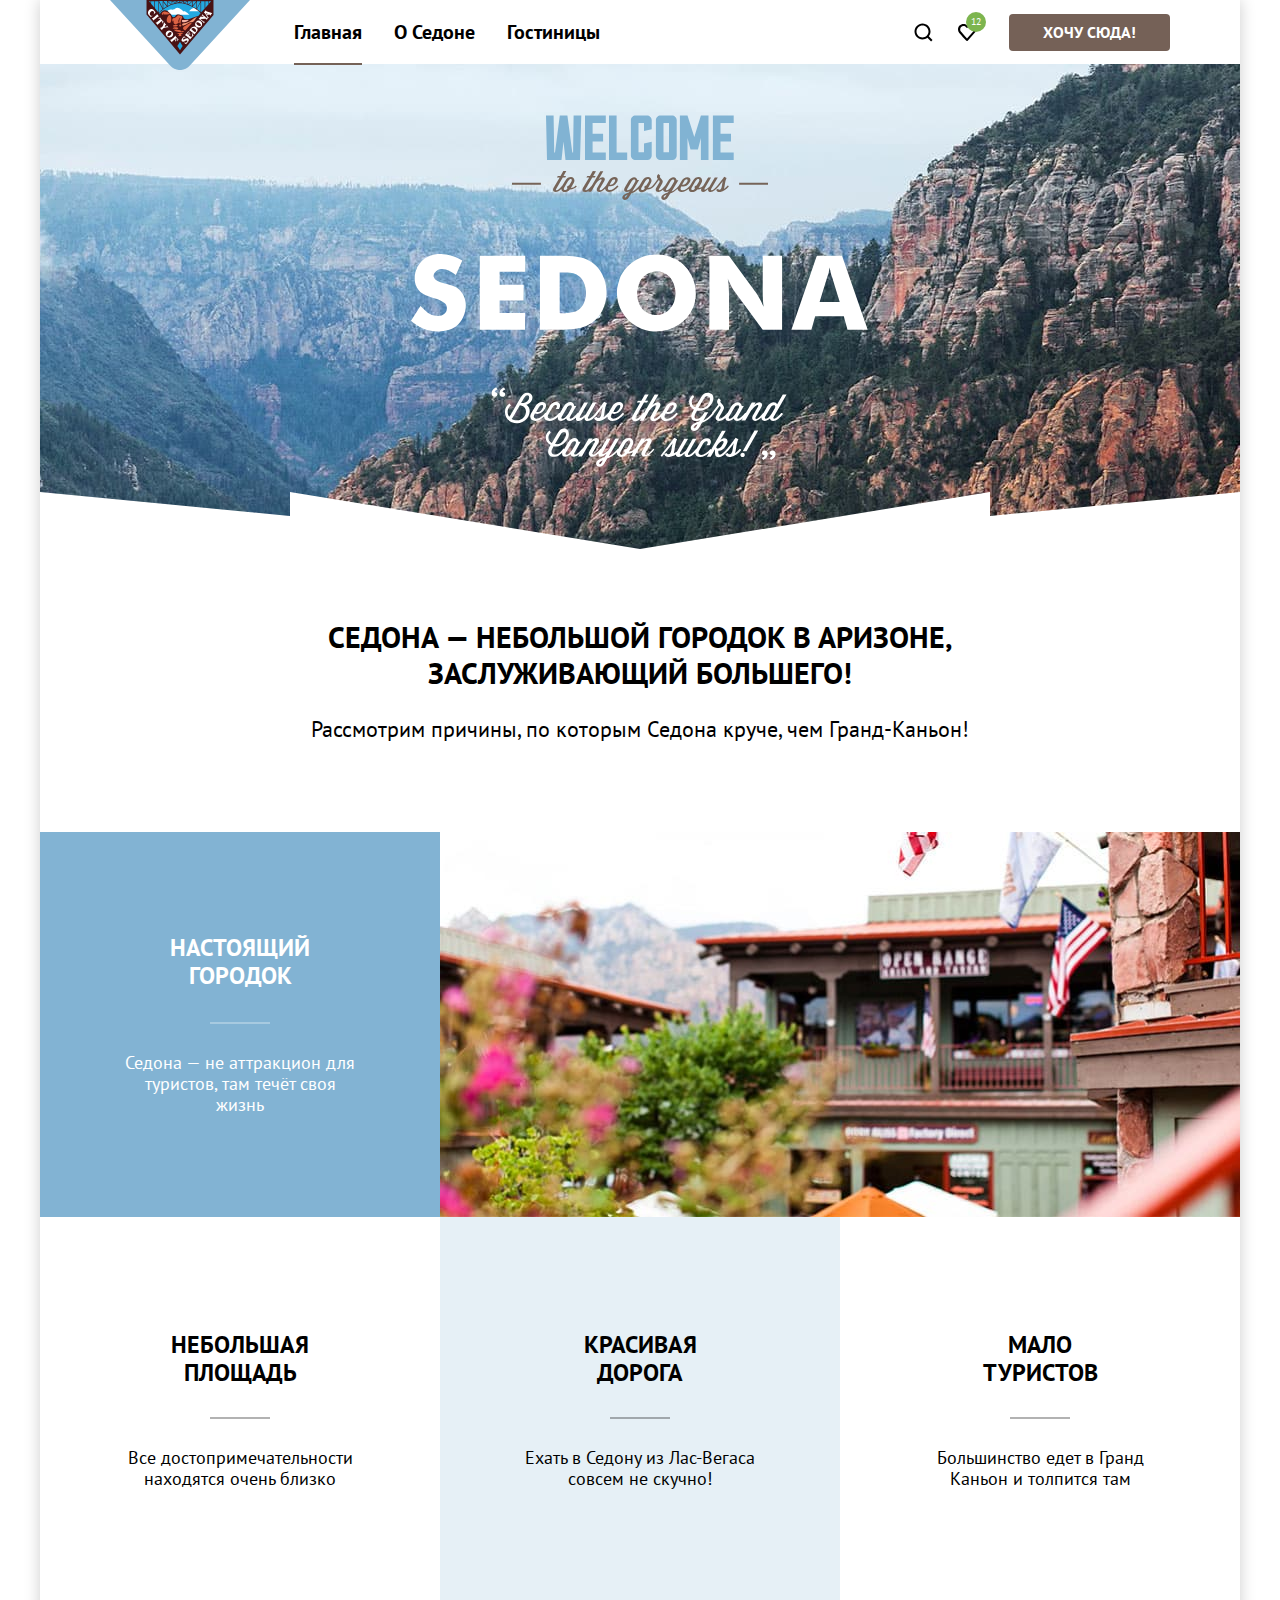
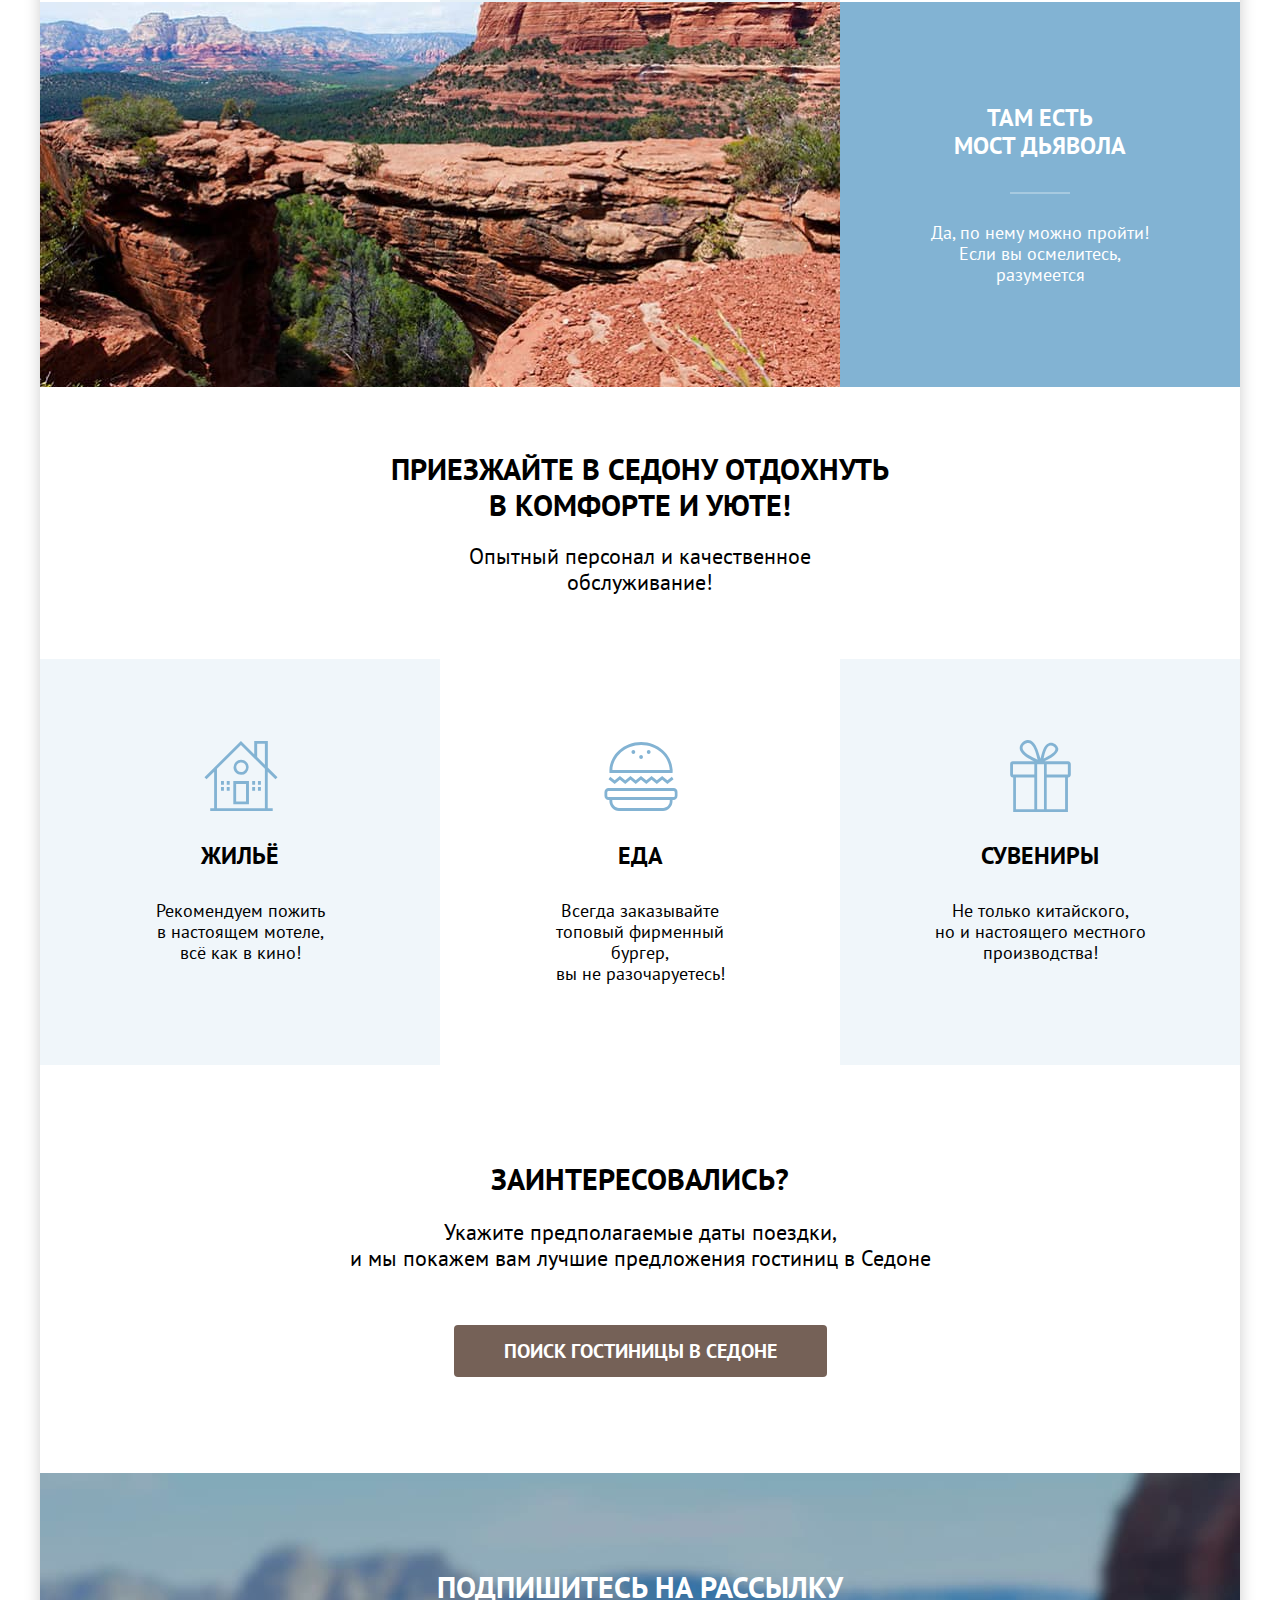
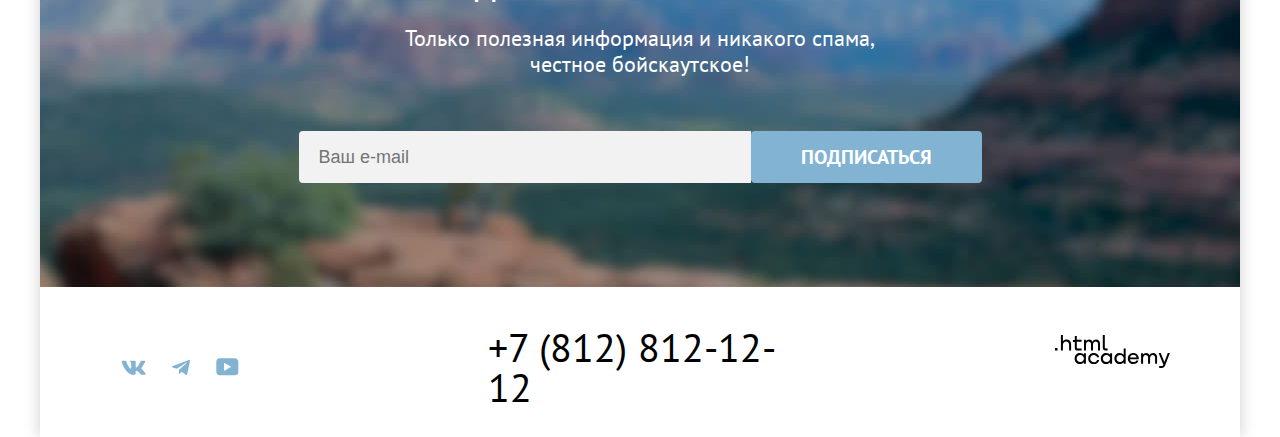
<file: index.html>
<!DOCTYPE html>
<html lang="ru">

  <head>
    <meta charset="UTF-8" />
    <meta name="viewport" content="width=device-width, initial-scale=1.0" />
    <link rel="stylesheet" href="styles/styles.css" />
    <link rel="icon" type="image/png" href="images/main/favicon.png">
    <title>Сайт Седона</title>
  </head>

  <body>
    <div class="main-container">
      <header class="index-header" data-test="header">
        <nav class="navigation">
          <a class="navigation-logo" href="index.html">
            <img class="header-logo" src="images/main/header-logo.svg" alt="Логотип Седоны" width="140" height="70" />
          </a>
          <ul class="navigation-list">
            <li class="navigation-item">
              <a class="navigation-link navigation-link-current">Главная</a>
            </li>
            <li class="navigation-item">
              <a class="navigation-link" href="#">О седоне</a>
            </li>
            <li class="navigation-item">
              <a class="navigation-link" href="catalog.html">Гостиницы</a>
            </li>
          </ul>
          <ul class="navigation-list navigation-user">
            <li class="search-menu-item navigation-item">
              <a class="navigation-link navigation-link-search" href="#">
                <span class="visually-hidden">Поиск</span></a>
            </li>
            <li class="search-menu-item navigation-item">
              <a class="navigation-link navigation-link-favorites" href="#">
                <span class="visually-hidden">Избранное</span>
                <span class="likes-number">12</span>
              </a>
            </li>
            <li class="search-menu-item">
              <a class="button search-menu-button" href="#">Хочу cюда! </a>
            </li>
          </ul>
        </nav>
      </header>
      <main class="index-main" data-test="main">
        <section class="main-welcome" data-test="main-welcome">
          <div class="welcome-images">
            <h1 class="visually-hidden">Сайт визитка Седоны</h1>
            <img class="logo-welcome" src="images/main/welcome.svg" alt="Приветственный логотип Седоны" width="458"
              height="352" />
          </div>
        </section>
        <section class="advantages" data-test="advantages">
          <div class="index-welcome-rows">
            <h2 class="index-welcome-title">
              Седона — небольшой городок в Аризоне,<br> заслуживающий большего!
            </h2>
            <p class="index-welcome-description">
              Рассмотрим причины, по которым Седона круче, чем Гранд-Каньон!
            </p>
          </div>
          <ul class="advantages-list">
            <li class="advantages-item-blue advantages-item">
              <div class="advantages-item-wrapper">
                <h3 class="advantages-title-white">Настоящий Городок</h3>
                <p class="advantages-description advantages-description-white">
                  Седона — не аттракцион для туристов, там течёт своя жизнь
                </p>
              </div>
              <img class="advantages-image" src="images/main/advantages-1.jpg" alt="Дома на фоне гор" width="800"
                height="385" />
            </li>
            <li class="advantages-item  advantages-item-higher">
              <div class="advantages-item-wrapper">
                <h3 class="advantages-title-black">Небольшая площадь</h3>
                <p class="advantages-description advantages-description-black">
                  Все достопримечательности находятся очень близко
                </p>
              </div>
            </li>
            <li class="advantages-item  advantages-item-higher">
              <div class="advantages-item-wrapper">
                <h3 class="advantages-title-black">Красивая дорога</h3>
                <p class="advantages-description advantages-description-black">
                  Ехать в Седону из Лас-Вегаса совсем не скучно!
                </p>
              </div>
            </li>
            <li class="advantages-item  advantages-item-higher">
              <div class="advantages-item-wrapper">
                <h3 class="advantages-title-black">Мало <br> туристов</h3>
                <p class="advantages-description advantages-description-black">
                  Большинство едет в Гранд Каньон и толпится там
                </p>
              </div>
            </li>
            <li class="advantages-item-blue advantages-item">
              <div class="advantages-item-wrapper">
                <h3 class="advantages-title-white">Там есть <br> мост дьявола</h3>
                <p class="advantages-description advantages-description-white">
                  Да, по нему можно пройти! Если вы осмелитесь, разумеется
                </p>
              </div>
              <img class="advantages-image-2" src="images/main/advantages-2.jpg" width="800" height="385"
                alt="Мост Дьявола" />
            </li>
          </ul>
        </section>
        <section class="advantages-user" data-test="advantages-user">
          <h2 class="visually-hidden">Преимущества</h2>
          <div class="index-welcome-rows index-welcome-rows-comfort">
            <h2 class="welcome-title-advantages-user">
              Приезжайте в Седону отдохнуть в комфорте и уюте!
            </h2>
            <p class="welcome-description-advantages-user">
              Опытный персонал и качественное обслуживание!
            </p>
          </div>
          <ul class="advantages-user-list">
            <li class="advantages-user-item advantages-user-item-grey">
              <div class="advantages-user-text-wrapper">
                <h3 class="advantages-user-title home-vector">Жильё</h3>
                <p class="advantages-user-description">
                  Рекомендуем пожить <br> в настоящем мотеле, <br> всё как в кино!
                </p>
              </div>
            </li>
            <li class="advantages-user-item advantages-user-item-white">
              <div class="advantages-user-text-wrapper">
                <h3 class="advantages-user-title food-vector">Еда</h3>
                <p class="advantages-user-description">
                  Всегда заказывайте <br> топовый фирменный бургер,<br> вы не
                  разочаруетесь!
                </p>
              </div>
            </li>
            <li class="advantages-user-item advantages-user-item-grey">
              <div class="advantages-user-text-wrapper">
                <h3 class="advantages-user-title gift-vector">Сувениры</h3>
                <p class="advantages-user-description">
                  Не только китайского,<br> но и настоящего местного <br> производства!
                </p>
              </div>
            </li>
          </ul>
        </section>
        <section class="search" data-test="search">
          <h2 class="visually-hidden">Поиск гостиниц</h2>
          <h2 class="search-title">Заинтересовались?</h2>
          <p class="search-description">
            Укажите предполагаемые даты поездки, <br />
            и мы покажем вам лучшие предложения гостиниц в Седоне
          </p>
          <button class="button search-button" type="button">
            Поиск гостиницы в Седоне
          </button>
        </section>
        <section class="subscribe" data-test="subscribe">
          <h2 class="subscribe-title">Подпишитесь на рассылку</h2>
          <p class="subscribe-description">
            Только полезная информация и никакого спама, <br> честное бойскаутское! </p>
          <form class="subscribe-form" action="https://echo.htmlacademy.ru/" method="post">
            <input class="subscribe-email" type="email" placeholder="Ваш e-mail" name="subscribe-email" required />
            <button class="button button subscribe-button" type="submit">
              Подписаться
            </button>
          </form>
        </section>
      </main>
      <footer class="index-footer" data-test="footer">
        <h2 class="visually-hidden">Контакты</h2>
        <ul class="social-list">
          <li class="social-item">
            <a class="footer-social-link" href="https://vk.com/htmlacademy">
              <span class="visually-hidden">Вконтакте</span>
              <svg class="footer-social-icon" xmlns="http://www.w3.org/2000/svg" aria-hidden="true" focusable="false"
                width="25" height="15" fill="none">
                <path
                  d="M24.12 1.8c.16-.54 0-.94-.8-.94H20.7c-.67 0-.98.34-1.15.73 0 0-1.33 3.2-3.22 5.27-.61.6-.9.8-1.23.8-.16 0-.41-.2-.41-.75v-5.1c0-.66-.19-.95-.74-.95H9.82c-.42 0-.67.3-.67.59 0 .62.95.76 1.04 2.51v3.8c0 .83-.15.98-.48.98-.9 0-3.06-3.2-4.34-6.88-.25-.72-.5-1-1.18-1H1.57c-.75 0-.9.34-.9.73 0 .68.89 4.07 4.14 8.55 2.17 3.06 5.23 4.72 8 4.72 1.68 0 1.88-.37 1.88-1v-2.32c0-.74.16-.88.7-.88.38 0 1.05.19 2.6 1.66 1.79 1.75 2.08 2.54 3.08 2.54h2.63c.75 0 1.12-.37.9-1.1-.23-.72-1.08-1.77-2.2-3.02-.62-.71-1.54-1.48-1.82-1.86-.39-.5-.28-.71 0-1.15 0 0 3.2-4.42 3.54-5.93Z"
                  clip-rule="evenodd" />
              </svg>
            </a>
          </li>
          <li class="social-item">
            <a class="footer-social-link" href="https://t.me/htmlacademy">
              <span class="visually-hidden">Телеграм</span>
              <svg class="footer-social-icon" xmlns="http://www.w3.org/2000/svg" aria-hidden="true" focusable="false"
                width="18" height="16" fill="none" viewBox="0 0 18 16">
                <path
                  d="M16.79.96.84 7.1c-1.09.44-1.08 1.05-.2 1.32l4.1 1.28 9.47-5.98c.44-.27.85-.13.52.17l-7.68 6.93-.28 4.22c.41 0 .6-.2.83-.41l1.99-1.94 4.13 3.06c.77.42 1.31.2 1.5-.71l2.72-12.8c.28-1.1-.43-1.61-1.16-1.28Z" />
              </svg>
            </a>
          </li>
          <li class="social-item">
            <a class="footer-social-link" href="https://www.youtube.com/user/htmlacademyru">
              <span class="visually-hidden">Ютуб</span>
              <svg class="footer-social-icon" xmlns="http://www.w3.org/2000/svg" aria-hidden="true" focusable="false"
                width="23" height="18" fill="none">
                <path
                  d="M18.94.36H3.51C1.65.36.33 1.95.33 3.76v10.09c0 1.91 1.32 3.5 3.18 3.5h15.65c1.64 0 3.17-1.59 3.17-3.4V3.76c-.22-1.8-1.53-3.4-3.39-3.4ZM7.99 12.89V4.82l7.34 4.04-7.34 4.03Z" />
              </svg>
            </a>
          </li>
        </ul>
        <address class="footer-contacts-phone">
          <a class="contacts-phone" href="tel:+78128121212">+7 (812) 812-12-12</a>
        </address>
        <a class="footer-logo-link" href="https://htmlacademy.ru/intensive/htmlcss">
          <svg class="footer-logo" width="114.899902" height="32.899902" viewBox="0 0 114.9 32.8999" fill="#000000"
            xmlns="http://www.w3.org/2000/svg" xmlns:xlink="http://www.w3.org/1999/xlink">
            <path
              d="M11.6 4.5C10 4.5 8.8 5.19 8 6.19L7.89 6.19L7.89 0L5.89 0L5.89 15.5L7.89 15.5L7.89 10.2C7.89 8.1 9.19 6.6 11.2 6.6C13 6.6 14.1 8 14.1 9.8L14.1 15.5L16.1 15.5L16.1 9.39C16.1 9.32 16.1 9.24 16.1 9.17C16.1 6.3 14.23 4.5 11.6 4.5ZM47.8 12.7C47.8 14.39 48.8 15.39 50.6 15.39L52.6 15.39L52.6 13.39L50.89 13.39C50.2 13.39 49.8 13 49.8 12.3L49.8 0L47.8 0L47.8 12.7ZM26.6 4.8L21.8 4.8L21.8 1.1L19.79 1.1L19.79 4.89L17.89 4.89L17.89 6.89L19.79 6.89L19.79 12.89C19.79 14.6 20.8 15.6 22.5 15.6L26.6 15.6L26.6 13.6L22.89 13.6C22.2 13.6 21.8 13.2 21.8 12.5L21.8 6.8L26.6 6.8L26.6 4.8ZM41.1 4.6C39.5 4.6 38.2 5.39 37.6 6.69L37.5 6.69C36.89 5.5 35.7 4.6 34.1 4.6C32.7 4.6 31.6 5.39 31 6.39L30.89 6.39L30.89 4.8L29 4.8L29 15.39L31 15.39L31 10C31 8 32 6.5 33.6 6.5C35.1 6.5 36 7.5 36 9.1L36 15.39L38 15.39L38 9.8C38 7.39 39.39 6.5 40.6 6.5C42.1 6.5 43 7.5 43 9.1L43 15.39L45 15.39L45 8.89C45 8.82 45 8.74 45 8.66C45 6.28 43.52 4.6 41.1 4.6ZM0 12.89L0 15.5L2.5 15.5L2.5 12.89L0 12.89ZM68.69 19.79C67.8 18.7 66.5 17.89 64.8 17.89C61.7 17.89 59.39 20.2 59.39 23.5C59.39 26.8 61.6 29.1 64.8 29.1C66.5 29.1 67.8 28.3 68.6 27.3L68.69 27.3L68.69 28.8L70.69 28.8L70.69 13.39L68.69 13.39L68.69 19.79ZM28.89 19.7C28 18.6 26.7 17.89 25 17.89C21.89 17.89 19.6 20.2 19.6 23.5C19.6 26.8 21.89 29.1 25 29.1C26.8 29.1 28 28.3 28.8 27.2L28.89 27.2L28.89 28.8L30.89 28.8L30.89 18.2L28.89 18.2L28.89 19.7ZM44.2 22C43.7 19.6 41.6 17.89 38.8 17.89C35.39 17.89 33.2 20.39 33.2 23.5C33.2 26.6 35.39 29.1 38.8 29.1C41.6 29.1 43.7 27.3 44.2 24.89L42.1 24.89C41.7 26.2 40.39 27.2 38.8 27.2C36.6 27.2 35.2 25.6 35.2 23.6C35.2 21.6 36.6 20 38.8 20C40.39 20 41.6 21 42.1 22.2L44.2 22.2L44.2 22ZM55.1 19.7C54.2 18.6 52.89 17.89 51.2 17.89C48.1 17.89 45.8 20.2 45.8 23.5C45.8 26.8 48.1 29.1 51.2 29.1C53 29.1 54.2 28.3 55 27.2L55.1 27.2L55.1 28.8L57.1 28.8L57.1 18.2L55.1 18.2L55.1 19.7ZM78.3 17.89C75 17.89 72.8 20.39 72.8 23.5C72.8 26.5 74.89 29.1 78.3 29.1C80.8 29.1 82.8 27.8 83.5 25.5L81.39 25.5C80.89 26.5 79.8 27.1 78.39 27.1C76.5 27.1 75.1 25.8 75 24.2L83.8 24.2C83.8 24.04 83.81 23.89 83.81 23.75C83.81 20.37 81.65 17.89 78.3 17.89ZM98.2 17.89C96.6 17.89 95.3 18.7 94.6 19.89L94.5 19.89C93.89 18.7 92.7 17.89 91.1 17.89C89.7 17.89 88.6 18.6 88 19.7L88 18.2L86.1 18.2L86.1 28.8L88.1 28.8L88.1 23.39C88.1 21.39 89.1 20 90.7 19.89C92.2 19.89 93.1 20.89 93.1 22.5L93.1 28.8L95.1 28.8L95.1 23.2C95.1 20.8 96.5 19.89 97.7 19.89C99.2 19.89 100.1 20.89 100.1 22.5L100.1 28.8L102.1 28.8L102.1 22.3C102.1 22.21 102.1 22.13 102.1 22.05C102.1 19.58 100.62 17.89 98.2 17.89ZM109.4 27L105.8 18.1L103.6 18.1L108.4 29.7C108.1 30.6 107.7 30.89 106.7 30.89L104.2 30.89L104.2 32.89L106.7 32.89C108.5 32.89 109.5 32.1 110.2 30.3L114.9 18.1L112.8 18.1L109.4 27ZM78.3 19.79C80 19.79 81.3 20.8 81.6 22.39L75.1 22.39C75.39 20.89 76.6 19.79 78.3 19.79ZM25.3 27.1C23.1 27.1 21.7 25.5 21.7 23.5C21.7 21.5 23.1 19.89 25.3 19.89C27.5 19.89 28.89 21.5 28.89 23.5C28.89 25.39 27.5 27.1 25.3 27.1ZM51.5 27.1C49.3 27.1 47.89 25.5 47.89 23.5C47.89 21.5 49.3 19.89 51.5 19.89C53.7 19.89 55.1 21.5 55.1 23.5C55.1 25.39 53.6 27.1 51.5 27.1ZM65.1 27.1C62.89 27.1 61.5 25.5 61.5 23.5C61.5 21.5 62.89 19.89 65.1 19.89C67.3 19.89 68.69 21.5 68.69 23.5C68.6 25.5 67.19 27.1 65.1 27.1Z"
              fill-rule="evenodd" />
          </svg>
        </a>
      </footer>
      <div class="modal-container modal-container-close">
        <div class="modal modal-order">
          <button class="modal-close-button" type="button">
            <span class="visually-hidden">Закрыть</span>
          </button>
          <section class="modal-content">
            <h2 class="modal-title">Поиск гостиницы в Седоне</h2>
            <form class="order-form" action="https://echo.htmlacademy.ru/" method="post">
              <p class="field-group field-group-visited">
                <label class="order-form-date-visit order-title" for="order-login">Дата заезда:</label>
                <input class="order-form-field" type="text" id="order-login" name="order-visit" value="27 апреля 2020"
                  maxlength="35" required />
                <span class="view-calendar"></span>
              </p>
              <span class="order-form-text-visit">Мы не можем отправить вас в прошлое.</span>
              <p class="field-group field-group-visited">
                <label class="order-form-date-visit order-title" for="order-departure">Дата выезда:</label>
                <input class="order-form-field" type="text" id="order-departure" name="order-departure"
                  value="01 сентября 2023" maxlength="35" required />
                <span class="view-calendar"></span>
              </p>
              <span class="order-form-text-departure">На эти даты есть свободные номера. Пока есть.</span>
              <div class="field-group-order-wrapper">
                <label class="order-form-adults order-title" for="order-adults">Взрослые:</label>
                <div class="count-people-wrapper">
                  <button type="button" class="button-order-people count-people-min">
                    <svg class="count-people-min order-count-people" xmlns="http://www.w3.org/2000/svg" width="14"
                      height="2" viewBox="0 0 14 2">
                      <path d="M0 2V0h14v2H0Z" />
                    </svg>
                  </button>
                  <input class="order-form-count order-form-people" type="number" id="order-adults" name="order-adults"
                    value="2" />
                  <button type="button" class="button-order-people count-people-max">
                    <svg class="order-count-people" xmlns="http://www.w3.org/2000/svg" width="14" height="14"
                      viewBox="0 0 14 14">
                      <path d="M14 6H8V0H6v6H0v2h6v6h2V8h6V6Z" />
                    </svg>
                  </button>
                </div>
                <label class="order-form-children order-title" for="order-children">Дети:</label>
                <span class="tooltip">
                  <button class="tooltip-toggle" type="button" aria-labelledby="tooltip-label-view">
                    <svg class="tooltip-icon" role="img" aria-label="" xmlns="http://www.w3.org/2000/svg" width="26"
                      height="26" fill="none" viewBox="0 0 26 26">
                      <circle cx="13" cy="13" r="13" fill="#83B3D3" />
                      <path fill="#fff" fill-rule="evenodd" d="M12 7h2v2h-2V7Zm2 12h-2v-9h2v9Z" clip-rule="evenodd" />
                    </svg>
                  </button>
                  <span class="tooltip-text" role="tooltip" id="tooltip-label-view">Укажите количество детей, которые
                    будут с вами, возраст
                    которых от 6 до 18 лет. Дети до 6 лет размещаются
                    бесплатно.</span>
                </span>
                <div class="count-people-wrapper">
                  <button type="button" class="button-order-people count-people-min">
                    <svg class="order-count-people" xmlns="http://www.w3.org/2000/svg" width="14" height="2"
                      viewBox="0 0 14 2">
                      <path d="M0 2V0h14v2H0Z" />
                    </svg>
                  </button>
                  <input class="order-form-count order-form-people" type="number" id="order-children"
                    name="order-children" value="2" />
                  <button type="button" class="button-order-people count-people-max">
                    <svg class="count-people-max order-count-people" xmlns="http://www.w3.org/2000/svg" width="14"
                      height="14" viewBox="0 0 14 14">
                      <path d="M14 6H8V0H6v6H0v2h6v6h2V8h6V6Z" />
                    </svg>
                  </button>
                </div>
              </div>
              <button class="subscribe-button order-for-button" type="submit">
                Найти
              </button>
            </form>
          </section>
        </div>
      </div>
    </div>
  </body>

</html>
</file>
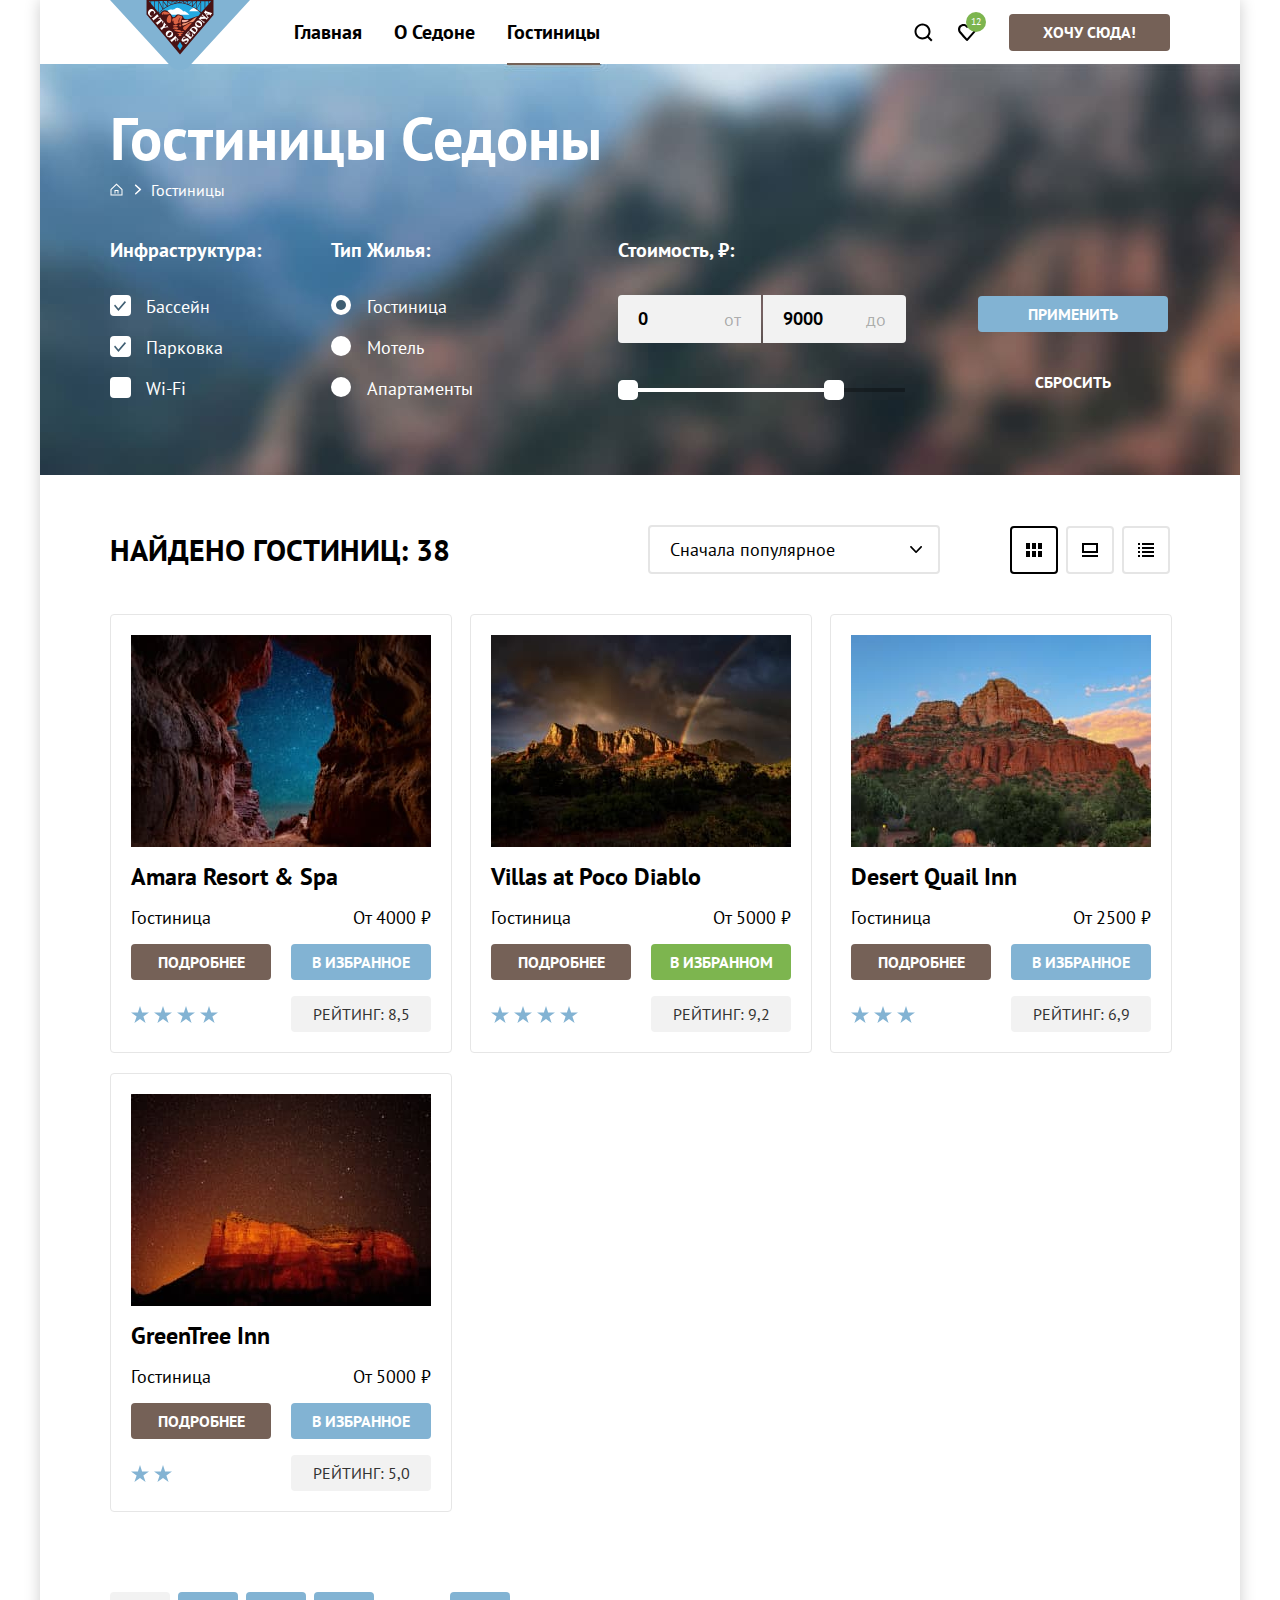
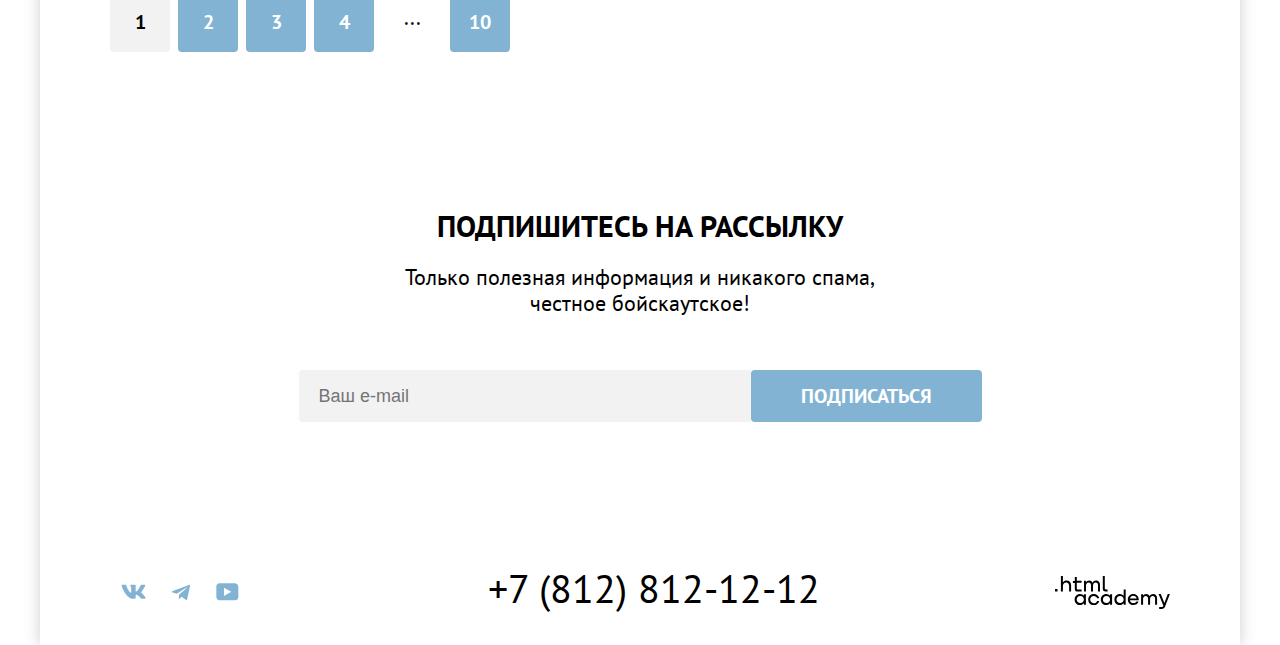
<file: catalog.html>
<!DOCTYPE html>
<html lang="ru">

  <head>
    <meta charset="UTF-8" />
    <meta name="viewport" content="width=device-width, initial-scale=1.0" />
    <link rel="stylesheet" href="styles/styles.css" />
    <link rel="icon" type="image/png" href="images/main/favicon.png">
    <title>Каталог Седоны</title>
  </head>

  <body>
    <div class="main-container">
      <header class="index-header" data-test="header">
        <nav class="navigation">
          <a class="navigation-logo" href="index.html">
            <img class="header-logo" src="images/main/header-logo.svg" alt="Логотип Седоны" width="140" height="70" />
          </a>
          <ul class="navigation-list">
            <li class="navigation-item">
              <a class="navigation-link" href="index.html">Главная</a>
            </li>
            <li class="navigation-item">
              <a class="navigation-link" href="#">О седоне</a>
            </li>
            <li class="navigation-item">
              <a class="navigation-link navigation-link-current">Гостиницы</a>
            </li>
          </ul>
          <ul class="navigation-list navigation-user">
            <li class="search-menu-item navigation-item">
              <a class="navigation-link navigation-link-search" href="#">
                <span class="visually-hidden">Поиск</span></a>
            </li>
            <li class="search-menu-item navigation-item">
              <a class="navigation-link navigation-link-favorites" href="#"><span
                  class="visually-hidden">Избранное</span>
                <span class="likes-number">12</span>
              </a>
            </li>
            <li class="search-menu-item">
              <a class="button search-menu-button" href="#">Хочу cюда! </a>
            </li>
          </ul>
        </nav>
      </header>
      <main class="catalog-main" data-test="catalog-main">
        <section class="catalog-filter" data-test="catalog-filter">
          <div class="catalog-filter-header">
            <h1 class="filter-title">Гостиницы Седоны</h1>
            <ul class="breadcrumbs">
              <li class="breadcrumbs-item">
                <a class="breadcrumbs-link" href="index.html">
                  <svg class="breadcrumbs-icon" aria-hidden="true" focusable="false" xmlns="http://www.w3.org/2000/svg"
                    width="13" height="13" fill="none" viewBox="0 0 13 13">
                    <path fill="#fff" d="m6.5.5-6 5.8v6.2h12V6.3L6.5.5Zm5 11h-10V6.7l5-4.8 5 4.8v4.8Z" />
                    <path fill="#fff" d="M4.5 10.5h1V8h2v2.5h1V7h-4v3.5Z" />
                  </svg>
                </a>
              </li>
              <li class="breadcrumbs-item">
                <a class="breadcrumbs-link">Гостиницы</a>
              </li>
            </ul>
          </div>
          <h2 class="visually-hidden">Критерии выбора жилья</h2>
          <form class="catalog-filter-block" action="https://echo.htmlacademy.ru/" method="get">
            <fieldset class="catalog-filter-group catalog-filter-group-inf">
              <legend class="catalog-filter-title">Инфраструктура:</legend>
              <ul class="catalog-filter-list">
                <li class="catalog-filter-item">
                  <label class="control">
                    <input class="visually-hidden control-input" type="checkbox" name="Бассейн" checked />
                    <span class="control-mark"></span>
                    <span class="control-label">Бассейн</span>
                  </label>
                </li>
                <li class="catalog-filter-item">
                  <label class="control">
                    <input class="visually-hidden control-input" type="checkbox" name="Парковка" checked />
                    <span class="control-mark"></span>
                    <span class="control-label">Парковка</span>
                  </label>
                </li>
                <li class="catalog-filter-item">
                  <label class="control">
                    <input class="visually-hidden control-input" type="checkbox" name="Wi-Fi" />
                    <span class="control-mark"></span>
                    <span class="control-label">Wi-Fi</span>
                  </label>
                </li>
              </ul>
            </fieldset>
            <fieldset class="catalog-filter-group">
              <legend class="catalog-filter-title">Тип Жилья:</legend>
              <ul class="catalog-filter-list">
                <li class="catalog-filter-item">
                  <label class="control">
                    <input class="visually-hidden control-input" type="radio" name="type-house" value="hotel" checked />
                    <span class="control-mark"></span>
                    <span class="control-label">Гостиница</span>
                  </label>
                </li>
                <li class="catalog-filter-item">
                  <label class="control">
                    <input class="visually-hidden control-input" type="radio" name="type-house" value="motel" />
                    <span class="control-mark"></span>
                    <span class="control-label">Мотель</span>
                  </label>
                </li>
                <li class="catalog-filter-item">
                  <label class="control">
                    <input class="visually-hidden control-input" type="radio" name="type-house" value="apartments" />
                    <span class="control-mark"></span>
                    <span class="control-label">Апартаменты</span>
                  </label>
                </li>
              </ul>
            </fieldset>
            <fieldset class="catalog-filter-group catalog-filter-group-cost">
              <legend class="catalog-filter-title">Стоимость, ₽:</legend>
              <ul class="catalog-cost-list">
                <li class="catalog-cost-item">
                  <label class="price-label">
                    <span class="price-text"> от</span>
                    <input class="cost-item" type="number" min="0" name="min-price" value="0"
                      id="catalog-filter-price" />
                  </label>
                </li>
                <li class="catalog-cost-item">
                  <label class="price-label">
                    <span class="price-text"> до</span>
                    <input class="cost-item" type="number" name="max-price" max="10000" value="9000" />
                  </label>
                </li>
              </ul>
              <div class="range-scale">
                <div class="range-bar" style="left: 0; width: 226px">
                  <button class="range-toggle range-toggle-min" type="button">
                    <span class="visually-hidden">Изменить минимальную цену</span>
                  </button>
                  <button class="range-toggle range-toggle-max" type="button">
                    <span class="visually-hidden">Изменить максимальную цену</span>
                  </button>
                </div>
              </div>
            </fieldset>
            <fieldset class="catalog-filter-group-button">
              <button class="button button-submit catalog-filter-button" type="submit">
                Применить
              </button>
              <button class="button button-reset catalog-filter-button" type="reset">
                Сбросить
              </button>
            </fieldset>
          </form>
        </section>
        <section class="hotel" data-test="hotel">
          <div class="hotel-catalog-filter-wrapper">
            <h2 class="catalog-filter-title-dark">Найдено гостиниц:
              <span class="catalog-hotel-number">&nbsp;38</span>
            </h2>
            <select class="select-filter" name="select-control" aria-label="Сортировка">
              <option value="popular">Сначала популярное</option>
              <option value="chep">Сначала дешевые</option>
              <option value="expensive">Сначала дорогие</option>
            </select>
            <div class="catalog-hotels-buttons">
              <a href="catalog.html?view=tile" class="catalog-hotels-button catalog-hotels-button-active">
                <span class="visually-hidden">Показать карточки</span>
              </a>
              <a href="catalog.html?view=card" class="catalog-hotels-button">
                <span class="visually-hidden">Показать одну карточку</span>
              </a>
              <a href="catalog.html?view=list" class="catalog-hotels-button">
                <span class="visually-hidden">Показать список</span>
              </a>
            </div>
          </div>
          <ul class="catalog-card-list">
            <li class="catalog-card">
              <a class="catalog-card-link-image" href="#">
                <img class="catalog-card-image" src="images/catalog/hotel-1.jpg"
                  alt="Вид на ночное небо через расщелину из отеля Amara Resort & Spa" width="300" height="212" />
              </a>
              <a class="catalog-card-title-link" href="#">
                <h3 class="catalog-card-title">Amara Resort & Spa</h3>
              </a>
              <p class="catalog-card-descriprion">Гостиница</p>
              <p class="catalog-card-price">
                От
                <span class="catalog-card-price catalog-card-price-number">4000</span>
                ₽
              </p>
              <a class="button product-link-detailed" href="#">Подробнее</a>
              <button class="button product-link-favourites" type="button">
                в Избранное
              </button>
              <div class="stars four-stars">
                <span class="visually-hidden">4 звезды</span>
              </div>
              <p class="catalog-card-rating button">Рейтинг: 8,5</p>
            </li>
            <li class="catalog-card">
              <a class="catalog-card-link-image" href="#">
                <img class="catalog-card-image" src="images/catalog/hotel-2.jpg"
                  alt="Вид на горы из отеля Villas at Poco Diablo" width="300" height="212" />
              </a>
              <a class="catalog-card-title-link" href="#">
                <h3 class="catalog-card-title">Villas at Poco Diablo</h3>
              </a>
              <p class="catalog-card-descriprion">Гостиница</p>
              <p class="catalog-card-price">
                От
                <span class="catalog-card-price catalog-card-price-number">5000</span>
                ₽
              </p>
              <a class="button product-link-detailed" href="#">Подробнее</a>
              <button class="button product-link-favourites button-favourites-now" type="button">
                в Избранном
              </button>
              <div class="stars four-stars">
                <span class="visually-hidden">4 звезды</span>
              </div>
              <p class="catalog-card-rating button">Рейтинг: 9,2</p>
            </li>
            <li class="catalog-card">
              <a class="catalog-card-link-image" href="#">
                <img class="catalog-card-image" src="images/catalog/hotel-3.jpg" alt="Вид из отеля Desert Quail Inn"
                  width="300" height="212" />
              </a>
              <a class="catalog-card-title-link" href="#">
                <h3 class="catalog-card-title">Desert Quail Inn</h3>
              </a>
              <p class="catalog-card-descriprion">Гостиница</p>
              <p class="catalog-card-price">
                От
                <span class="catalog-card-price catalog-card-price-number">2500</span>
                ₽
              </p>
              <a class="button product-link-detailed" href="#">Подробнее</a>
              <button class="button product-link-favourites" type="button">
                в Избранное
              </button>
              <div class="stars three-stars">
                <span class="visually-hidden">3 звезды</span>
              </div>
              <p class="catalog-card-rating button">Рейтинг: 6,9</p>
            </li>
            <li class="catalog-card">
              <a class="catalog-card-link-image" href="#">
                <img class="catalog-card-image" src="images/catalog/hotel-4.jpg" alt="Вид из отеля GreenTree Inn"
                  width="300" height="212" />
              </a>
              <a class="catalog-card-title-link" href="#">
                <h3 class="catalog-card-title">GreenTree Inn</h3>
              </a>
              <p class="catalog-card-descriprion">Гостиница</p>
              <p class="catalog-card-price">
                От
                <span class="catalog-card-price catalog-card-price-number">5000</span>
                ₽
              </p>
              <a class="button product-link-detailed" href="#">Подробнее</a>
              <button class="button product-link-favourites" type="button" aria-pressed="true">
                в Избранное
              </button>
              <div class="stars two-stars">
                <span class="visually-hidden">2 звезды</span>
              </div>
              <p class="catalog-card-rating button">Рейтинг: 5,0</p>
            </li>
          </ul>
          <ul class="pagination-list">
            <li class="pagination-item">
              <a class="pagination-link pagination-current">1</a>
            </li>
            <li class="pagination-item">
              <a class="pagination-link" href="#">2</a>
            </li>
            <li class="pagination-item">
              <a class="pagination-link" href="#">3</a>
            </li>
            <li class="pagination-item">
              <a class="pagination-link" href="#">4</a>
            </li>
            <li class="pagination-item">
              <a class="pagination-link pagination-item-dots">...</a>
            </li>
            <li class="pagination-item">
              <a class="pagination-link" href="#">10</a>
            </li>
          </ul>
        </section>
        <section class="catalog-subscribe" data-test="catalog-subscribe">
          <h2 class="catalog-subscribe-title">Подпишитесь на рассылку</h2>
          <p class="catalog-subscribe-description">
            Только полезная информация и никакого спама, <br> честное бойскаутское!
          </p>
          <form class="subscribe-form" action="https://echo.htmlacademy.ru/" method="post">
            <input class="subscribe-email" type="email" placeholder="Ваш e-mail" name="subscribe-email" required />
            <button class="button subscribe-button" type="submit">
              Подписаться
            </button>
          </form>
        </section>
      </main>
      <footer class="index-footer" data-test="footer">
        <h2 class="visually-hidden">Контакты</h2>
        <ul class="social-list">
          <li class="social-item">
            <a class="footer-social-link" href="https://vk.com/htmlacademy">
              <span class="visually-hidden">Вконтакте</span>
              <svg class="footer-social-icon" xmlns="http://www.w3.org/2000/svg" aria-hidden="true" focusable="false"
                width="25" height="15" fill="none">
                <path
                  d="M24.12 1.8c.16-.54 0-.94-.8-.94H20.7c-.67 0-.98.34-1.15.73 0 0-1.33 3.2-3.22 5.27-.61.6-.9.8-1.23.8-.16 0-.41-.2-.41-.75v-5.1c0-.66-.19-.95-.74-.95H9.82c-.42 0-.67.3-.67.59 0 .62.95.76 1.04 2.51v3.8c0 .83-.15.98-.48.98-.9 0-3.06-3.2-4.34-6.88-.25-.72-.5-1-1.18-1H1.57c-.75 0-.9.34-.9.73 0 .68.89 4.07 4.14 8.55 2.17 3.06 5.23 4.72 8 4.72 1.68 0 1.88-.37 1.88-1v-2.32c0-.74.16-.88.7-.88.38 0 1.05.19 2.6 1.66 1.79 1.75 2.08 2.54 3.08 2.54h2.63c.75 0 1.12-.37.9-1.1-.23-.72-1.08-1.77-2.2-3.02-.62-.71-1.54-1.48-1.82-1.86-.39-.5-.28-.71 0-1.15 0 0 3.2-4.42 3.54-5.93Z"
                  clip-rule="evenodd" />
              </svg>
            </a>
          </li>
          <li class="social-item">
            <a class="footer-social-link" href="https://t.me/htmlacademy">
              <span class="visually-hidden">Телеграм</span>
              <svg class="footer-social-icon" xmlns="http://www.w3.org/2000/svg" aria-hidden="true" focusable="false"
                width="18" height="16" fill="none" viewBox="0 0 18 16">
                <path
                  d="M16.79.96.84 7.1c-1.09.44-1.08 1.05-.2 1.32l4.1 1.28 9.47-5.98c.44-.27.85-.13.52.17l-7.68 6.93-.28 4.22c.41 0 .6-.2.83-.41l1.99-1.94 4.13 3.06c.77.42 1.31.2 1.5-.71l2.72-12.8c.28-1.1-.43-1.61-1.16-1.28Z" />
              </svg>
            </a>
          </li>
          <li class="social-item">
            <a class="footer-social-link" href="https://www.youtube.com/user/htmlacademyru">
              <span class="visually-hidden">Ютуб</span>
              <svg class="footer-social-icon" xmlns="http://www.w3.org/2000/svg" aria-hidden="true" focusable="false"
                width="23" height="18" fill="none" viewBox="0 0 23 18">
                <path
                  d="M18.94.36H3.51C1.65.36.33 1.95.33 3.76v10.09c0 1.91 1.32 3.5 3.18 3.5h15.65c1.64 0 3.17-1.59 3.17-3.4V3.76c-.22-1.8-1.53-3.4-3.39-3.4ZM7.99 12.89V4.82l7.34 4.04-7.34 4.03Z" />
              </svg>
            </a>
          </li>
        </ul>
        <a class="contacts-phone" href="tel:+78128121212">+7 (812) 812-12-12</a>
        <a class="footer-logo-link" href="https://htmlacademy.ru/intensive/htmlcss">
          <svg class="footer-logo" width="114.899902" height="32.899902" viewBox="0 0 114.9 32.8999" fill="#000000"
            xmlns="http://www.w3.org/2000/svg" xmlns:xlink="http://www.w3.org/1999/xlink">
            <path
              d="M11.6 4.5C10 4.5 8.8 5.19 8 6.19L7.89 6.19L7.89 0L5.89 0L5.89 15.5L7.89 15.5L7.89 10.2C7.89 8.1 9.19 6.6 11.2 6.6C13 6.6 14.1 8 14.1 9.8L14.1 15.5L16.1 15.5L16.1 9.39C16.1 9.32 16.1 9.24 16.1 9.17C16.1 6.3 14.23 4.5 11.6 4.5ZM47.8 12.7C47.8 14.39 48.8 15.39 50.6 15.39L52.6 15.39L52.6 13.39L50.89 13.39C50.2 13.39 49.8 13 49.8 12.3L49.8 0L47.8 0L47.8 12.7ZM26.6 4.8L21.8 4.8L21.8 1.1L19.79 1.1L19.79 4.89L17.89 4.89L17.89 6.89L19.79 6.89L19.79 12.89C19.79 14.6 20.8 15.6 22.5 15.6L26.6 15.6L26.6 13.6L22.89 13.6C22.2 13.6 21.8 13.2 21.8 12.5L21.8 6.8L26.6 6.8L26.6 4.8ZM41.1 4.6C39.5 4.6 38.2 5.39 37.6 6.69L37.5 6.69C36.89 5.5 35.7 4.6 34.1 4.6C32.7 4.6 31.6 5.39 31 6.39L30.89 6.39L30.89 4.8L29 4.8L29 15.39L31 15.39L31 10C31 8 32 6.5 33.6 6.5C35.1 6.5 36 7.5 36 9.1L36 15.39L38 15.39L38 9.8C38 7.39 39.39 6.5 40.6 6.5C42.1 6.5 43 7.5 43 9.1L43 15.39L45 15.39L45 8.89C45 8.82 45 8.74 45 8.66C45 6.28 43.52 4.6 41.1 4.6ZM0 12.89L0 15.5L2.5 15.5L2.5 12.89L0 12.89ZM68.69 19.79C67.8 18.7 66.5 17.89 64.8 17.89C61.7 17.89 59.39 20.2 59.39 23.5C59.39 26.8 61.6 29.1 64.8 29.1C66.5 29.1 67.8 28.3 68.6 27.3L68.69 27.3L68.69 28.8L70.69 28.8L70.69 13.39L68.69 13.39L68.69 19.79ZM28.89 19.7C28 18.6 26.7 17.89 25 17.89C21.89 17.89 19.6 20.2 19.6 23.5C19.6 26.8 21.89 29.1 25 29.1C26.8 29.1 28 28.3 28.8 27.2L28.89 27.2L28.89 28.8L30.89 28.8L30.89 18.2L28.89 18.2L28.89 19.7ZM44.2 22C43.7 19.6 41.6 17.89 38.8 17.89C35.39 17.89 33.2 20.39 33.2 23.5C33.2 26.6 35.39 29.1 38.8 29.1C41.6 29.1 43.7 27.3 44.2 24.89L42.1 24.89C41.7 26.2 40.39 27.2 38.8 27.2C36.6 27.2 35.2 25.6 35.2 23.6C35.2 21.6 36.6 20 38.8 20C40.39 20 41.6 21 42.1 22.2L44.2 22.2L44.2 22ZM55.1 19.7C54.2 18.6 52.89 17.89 51.2 17.89C48.1 17.89 45.8 20.2 45.8 23.5C45.8 26.8 48.1 29.1 51.2 29.1C53 29.1 54.2 28.3 55 27.2L55.1 27.2L55.1 28.8L57.1 28.8L57.1 18.2L55.1 18.2L55.1 19.7ZM78.3 17.89C75 17.89 72.8 20.39 72.8 23.5C72.8 26.5 74.89 29.1 78.3 29.1C80.8 29.1 82.8 27.8 83.5 25.5L81.39 25.5C80.89 26.5 79.8 27.1 78.39 27.1C76.5 27.1 75.1 25.8 75 24.2L83.8 24.2C83.8 24.04 83.81 23.89 83.81 23.75C83.81 20.37 81.65 17.89 78.3 17.89ZM98.2 17.89C96.6 17.89 95.3 18.7 94.6 19.89L94.5 19.89C93.89 18.7 92.7 17.89 91.1 17.89C89.7 17.89 88.6 18.6 88 19.7L88 18.2L86.1 18.2L86.1 28.8L88.1 28.8L88.1 23.39C88.1 21.39 89.1 20 90.7 19.89C92.2 19.89 93.1 20.89 93.1 22.5L93.1 28.8L95.1 28.8L95.1 23.2C95.1 20.8 96.5 19.89 97.7 19.89C99.2 19.89 100.1 20.89 100.1 22.5L100.1 28.8L102.1 28.8L102.1 22.3C102.1 22.21 102.1 22.13 102.1 22.05C102.1 19.58 100.62 17.89 98.2 17.89ZM109.4 27L105.8 18.1L103.6 18.1L108.4 29.7C108.1 30.6 107.7 30.89 106.7 30.89L104.2 30.89L104.2 32.89L106.7 32.89C108.5 32.89 109.5 32.1 110.2 30.3L114.9 18.1L112.8 18.1L109.4 27ZM78.3 19.79C80 19.79 81.3 20.8 81.6 22.39L75.1 22.39C75.39 20.89 76.6 19.79 78.3 19.79ZM25.3 27.1C23.1 27.1 21.7 25.5 21.7 23.5C21.7 21.5 23.1 19.89 25.3 19.89C27.5 19.89 28.89 21.5 28.89 23.5C28.89 25.39 27.5 27.1 25.3 27.1ZM51.5 27.1C49.3 27.1 47.89 25.5 47.89 23.5C47.89 21.5 49.3 19.89 51.5 19.89C53.7 19.89 55.1 21.5 55.1 23.5C55.1 25.39 53.6 27.1 51.5 27.1ZM65.1 27.1C62.89 27.1 61.5 25.5 61.5 23.5C61.5 21.5 62.89 19.89 65.1 19.89C67.3 19.89 68.69 21.5 68.69 23.5C68.6 25.5 67.19 27.1 65.1 27.1Z"
              fill-rule="evenodd" />
          </svg>
        </a>
      </footer>
    </div>
  </body>

</html>
</file>
<file: styles/styles.css>
@font-face {
  font-family: "PT Sans";
  font-style: normal;
  font-weight: 400;
  src: url("../fonts/ptsans-400.woff2") format("woff2");
  font-display: swap;
}

@font-face {
  font-family: "PT Sans";
  font-style: normal;
  font-weight: 700;
  src: url("../fonts/ptsans-700.woff2") format("woff2");
  font-display: swap;
}

.visually-hidden {
  position: absolute;
  width: 1px;
  height: 1px;
  margin: -1px;
  padding: 0;
  border: 0;
  clip: rect(0 0 0 0);
  overflow: hidden;
}

.main-container {
  display: flex;
  flex-direction: column;
  width: 1200px;
  min-height: 100vh;
  box-shadow: 0 0 15px 0 rgba(0, 0, 0, 0.2);
  margin: 0 auto;
}

body {
  font-family: "PT Sans", sans-serif;
  font-size: 18px;
  line-height: 21px;
  font-weight: 400;
  color: #000000;
  font-style: normal;
  background-color: #ffffff;
  margin: 0;
}

/* Хедер */

.index-header {
  padding: 0 70px;
}

.button {
  display: block;
  font-family: "PT Sans", sans-serif;
  padding-top: 8px;
  padding-bottom: 8px;
  font-weight: 700;
  color: #ffffff;
  text-transform: uppercase;
  text-decoration: none;
  background-color: #756157;
  border: none;
  border-radius: 4px;
  cursor: pointer;
  transition: background-color 250ms ease-in-out, color 250ms ease-in-out;
}

.navigation {
  display: flex;
  margin: 0 auto;
}

.navigation-logo {
  margin-right: 28px;
  margin-bottom: -7px;
  width: 140px;
  height: 70px;
  z-index: 1;
  overflow: hidden;
}

.navigation-logo:focus-visible {
  outline: 2px solid #68a2ca;
  border-radius: 4px;
}

.navigation-list {
  display: flex;
  flex-wrap: wrap;
  width: 450px;
  margin: 0;
  padding: 0;
  align-items: center;
  list-style-type: none;
}

.navigation-item {
  position: relative;
}

.navigation-link {
  display: block;
  padding: 20px 16px;
  font-size: 20px;
  line-height: 24px;
  font-weight: 700;
  color: #000000;
  background-color: #ffffff;
  text-decoration: none;
  text-transform: capitalize;
}

.navigation-link[href]:hover {
  background-color: rgba(104, 162, 202, 0.2);
}

.navigation-link[href]:focus-visible {
  outline: none;
  box-shadow: inset 0 0 0 2px #68a3ca;
  border-radius: 4px;
}

.navigation-link[href]:active {
  transform: scale(0.9);
}

.navigation-link-current::before {
  content: "";
  position: absolute;
  left: 16px;
  right: 16px;
  bottom: -1px;
  height: 2px;
  background-color: #756257;
}

.likes-number {
  display: flex;
  justify-content: center;
  align-items: center;
  position: absolute;
  right: 3px;
  transform: translateY(-50%);
  min-width: 20px;
  min-height: 20px;
  font-weight: 400;
  font-size: 10px;
  line-height: 10px;
  text-align: center;
  color: #ffffff;
  background-color: #7db54f;
  border-radius: 100%;
}

.navigation-link-search::before,
.navigation-link-favorites::before {
  position: absolute;
  top: 50%;
  left: 50%;
  transform: translate(-50%, -50%);
  content: "";
  width: 20px;
  height: 20px;
  background-color: #000000;
}

.navigation-link-search::before {
  mask-image: url("../images/main/search.svg");
}

.navigation-link-favorites::before {
  mask-image: url("../images/main/favorite.svg");
}

.navigation-link-search,
.navigation-link-favorites {
  background-repeat: no-repeat;
}

.navigation-user .navigation-link {
  padding: 22px 12px;
  min-width: 20px;
  min-height: 20px;
}

.navigation-user {
  max-width: 320px;
  margin-left: auto;
  justify-content: flex-end;
}

.search-menu-button {
  margin-left: 20px;
  padding-right: 34px;
  padding-left: 34px;
  font-size: 16px;
}

.search-menu-button:hover,
.search-button:hover {
  background-color: #615048;
}

.search-menu-button:focus-visible,
.search-button:focus-visible {
  background-color: #615048;
  outline: none;
}

.search-menu-button:active,
.search-button:active {
  color: rgba(255, 255, 255, 0.3);
  outline: none;
  border: none;
}

/* Мэйн */

.index-main {
  flex-grow: 1;
}

.welcome-images {
  background-image: url("../images/main/background-welcome.svg"),
    url("../images/main/index-background.jpg");
  background-repeat: no-repeat;
  background-size: 100% auto, cover;
  background-color: #333333;
  background-position: left bottom, left top;
}

.logo-welcome {
  display: block;
  margin: 0 auto;
  padding: 51px 0 82px;
}

.index-welcome-rows {
  text-align: center;
}

.index-welcome-title {
  margin: 0;
  margin-bottom: 25px;
  padding: 0 70px;
  color: inherit;
  text-align: center;
  line-height: 36px;
  font-size: 30px;
  font-weight: 700;
  text-transform: uppercase;
}

.index-welcome-description {
  margin: 0;
  margin-bottom: 90px;
  text-align: center;
  padding: 0 70px;
  font-size: 22px;
  line-height: 26px;
  color: inherit;
}

/* преимущества */

.advantages {
  padding-top: 70px;
}

.advantages-list {
  display: flex;
  flex-wrap: wrap;
  margin: 0;
  padding: 0;
  text-align: center;
  list-style-type: none;
}

.advantages-image-2 {
  order: -1;
}

.advantages-title-white {
  font-weight: 700;
  font-size: 24px;
  line-height: 28px;
  text-transform: uppercase;
  margin-bottom: 60px;
  margin: 0 0 62px 0;
}

.advantages-description-white {
  margin: 0;
}

.advantages-item-wrapper {
  display: flex;
  flex-direction: column;
  box-sizing: border-box;
  justify-content: center;
  min-height: 385px;
  width: 400px;
  padding: 85px;
}

.advantages-item:nth-child(odd) {
  background-color: rgba(131, 179, 211, 0.2);
}

.advantages-list .advantages-item-blue {
  display: flex;
  width: 1200px;
  background-color: #82b3d3;
  color: #ffffff;
}

.advantages-title-black {
  font-weight: 700;
  font-size: 24px;
  line-height: 28px;
  text-transform: uppercase;
  margin: 0;
  margin-bottom: 60px;
  padding-left: 28px;
  padding-right: 28px;
}

.advantages-description-black {
  font-weight: 400;
  font-size: 18px;
  line-height: 21px;
  margin: 0;
}

.advantages-description {
  position: relative;
}

.advantages-description::before {
  content: "";
  position: absolute;
  top: -30px;
  left: 50%;
  transform: translateX(-50%);
  width: 60px;
  height: 2px;
  background-color: rgba(0, 0, 0, 0.3);
}

.advantages-description-white::before {
  background-color: rgba(255, 255, 255, 0.3);
}

.advantages-item-grey {
  background-color: rgba(131, 179, 211, 0.2);
}

.welcome-title-advantages-user {
  margin: 0 auto;
  margin-bottom: 20px;
  width: 515px;
  font-weight: 700;
  font-size: 30px;
  line-height: 36px;
  text-transform: uppercase;
}

.welcome-description-advantages-user {
  width: 490px;
  margin: 0 auto;
  margin-bottom: 64px;
  font-weight: 400;
  font-size: 22px;
  line-height: 26px;
}

.advantages-user {
  text-align: center;
  padding-top: 64px;
}

.advantages-user-list {
  display: flex;
  flex-wrap: wrap;
  margin: 0;
  padding: 0;
  list-style-type: none;
}

.advantages-user-list h3::before {
  content: "";
  display: block;
  width: 75px;
  height: 72px;
  margin: 0 auto;
  margin-bottom: 30px;
  background-repeat: no-repeat;
  background-size: contain;
  background-position: center;
}

.home-vector::before {
  background-image: url("../images/main/service-1.svg");
}

.food-vector::before {
  background-image: url("../images/main/service-2.svg");
}

.gift-vector::before {
  background-image: url("../images/main/service-3.svg");
}

.advantages-user-item-grey {
  width: 400px;
  background-color: #83b3d31f;
}

.advantages-user-item-white {
  width: 400px;
  background-color: #ffffff;
}

.advantages-user-text-wrapper {
  padding: 81px 85px;
}

.advantages-user-title {
  font-weight: 700;
  font-size: 24px;
  line-height: 28px;
  text-transform: uppercase;
  margin: 0 0 30px 0;
}

.advantages-user-description {
  font-weight: 400;
  font-size: 18px;
  line-height: 21px;
  margin: 0;
}

.search {
  margin: 96px 304px;
  width: 592px;
  text-align: center;
}

.search-title {
  margin: 0;
  margin-bottom: 20px;
  font-weight: 700;
  font-size: 30px;
  line-height: 36px;
  text-transform: uppercase;
}

.search-description {
  font-weight: 400;
  font-size: 22px;
  line-height: 26px;
  margin-bottom: 54px;
}

.search-button {
  font-weight: 700;
  font-size: 20px;
  line-height: 36px;
  padding-left: 50px;
  padding-right: 50px;
  margin: 0 auto;
}

.subscribe {
  padding-top: 96px;
  padding-bottom: 104px;
  padding-left: 70px;
  padding-right: 70px;
  text-align: center;
  background-image: url("../images/main/subscribe.jpg");
  background-repeat: no-repeat;
  background-size: cover;
  background-color: #333333;
  color: #ffffff;
}

.subscribe-title {
  margin: 0;
  margin-bottom: 20px;
  font-weight: 700;
  font-size: 30px;
  line-height: 36px;
  text-transform: uppercase;
}

.subscribe-description {
  margin: 0;
  margin-bottom: 54px;
  font-weight: 400;
  font-size: 22px;
  line-height: 26px;
}

.subscribe-form {
  display: flex;
  justify-content: center;
  gap: 0;
}

.subscribe-email {
  width: 452px;
  font-size: 18px;
  line-height: 24px;
  color: #000000;
  box-sizing: border-box;
  padding: 14px 20px;
  background-color: #f2f2f2;
  border-radius: 4px 0 0 4px;
  border: none;
}

.subscribe-email:focus-visible {
  outline: 2px solid #68a2ca;
}

.subscribe-button {
  padding-left: 50px;
  padding-right: 50px;
  font-size: 20px;
  background-color: #82b3d3;
}

.subscribe-button:not(:disabled):focus-visible,
.catalog-filter-button:not(:disabled):focus-visible {
  outline: 2px solid #68a2ca;
}

.subscribe-button:not(:disabled):hover,
.catalog-filter-button:not(:disabled):hover {
  background-color: #68a2ca;
}

.subscribe-button:not(:disabled):active,
.catalog-filter-button:not(:disabled):active {
  color: rgba(255, 255, 255, 0.3);
}

.subscribe-button:disabled,
.catalog-filter-button:disabled {
  background-color: #e5e5e5;
}

.index-footer {
  padding: 40px 70px 30px 70px;
  display: flex;
  justify-content: space-between;
}

.social-list {
  margin: 0;
  padding: 0;
  width: 142px;
  display: flex;
  flex-wrap: wrap;
  list-style-type: none;
}

.social-item {
  position: relative;
}

.footer-social-link {
  display: block;
  width: 47px;
  height: 47px;
}

.footer-social-icon {
  position: absolute;
  top: 0;
  left: 0;
  right: 0;
  bottom: 0;
  margin: auto;
  fill: #83b3d3;
}

.footer-social-link:hover .footer-social-icon {
  fill: #68a2ca;
}

.footer-social-link:focus-visible {
  outline: 2px solid #68a2ca;
  border-radius: 4px;
}

.footer-social-link:focus-visible .footer-social-icon {
  fill: #68a2ca;
}

.footer-social-link:active .footer-social-icon {
  fill: rgba(104, 162, 202, 0.3);
}

.contacts-phone {
  text-decoration: none;
  color: #000000;
  font-size: 40px;
  line-height: 40px;
  text-transform: uppercase;
  font-style: normal
}

.footer-contacts-phone {
  display: flex;
  flex-direction: column;
  width: 331px;
}

.contacts-phone:hover {
  color: #756157;
}

.contacts-phone:focus-visible {
  color: #756157;
  outline: none;
}

.contacts-phone:active {
  color: rgba(117, 97, 87, 0.3);
}

.footer-logo-link {
  display: block;
  width: 115px;
  height: 33px;
  margin-top: 8px;
  overflow: hidden;
  fill: #000000;
}

.footer-logo-link:hover .footer-logo {
  fill: #756157;
}

.footer-logo-link:focus-visible {
  outline: none;
}

.footer-logo-link:focus-visible .footer-logo {
  fill: #756157;
}

.footer-logo-link:active path {
  fill: rgba(117, 97, 87, 0.3);
}

/* Каталог */

.filter-title {
  font-weight: 700;
  font-size: 60px;
  line-height: 78px;
  color: inherit;
  margin: 0;
  margin-bottom: 3px;
}

.breadcrumbs {
  display: flex;
  margin: 0;
  margin-bottom: 37px;
  padding: 0;
  list-style-type: none;
}

.breadcrumbs-item {
  position: relative;
}

.breadcrumbs-link {
  display: block;
  text-decoration: none;
  margin-right: 28px;
  font-size: 16px;
}

.breadcrumbs-link[href]:hover {
  color: rgba(255, 255, 255, 0.6);
}

.breadcrumbs-link[href]:focus-visible {
  color: #ffffff;
  outline: 2px solid #68a2ca;
  border-radius: 4px;
}

.breadcrumbs-link[href]:active {
  color: rgba(255, 255, 255, 0.3);
}

.breadcrumbs-link:hover path {
  fill: rgba(255, 255, 255, 0.6);
}

.breadcrumbs-link:focus-visible path {
  fill: #ffffff;
}

.breadcrumbs-link:active path {
  fill: rgba(255, 255, 255, 0.3);
}

.breadcrumbs-item::after {
  position: absolute;
  top: 4px;
  right: 9px;
  content: "";
  width: 8px;
  height: 11px;
  background-image: url("../images/catalog/arrow-header.svg");
}

.breadcrumbs-item:last-child::after {
  content: none;
}

.control {
  position: relative;
  display: block;
  padding-left: 36px;
  cursor: pointer;
}

.control-mark {
  position: absolute;
  left: 0;
  width: 21px;
  height: 21px;
  background-color: #ffffff;
  border-radius: 4px;
  cursor: pointer;
}

.control-input[type="checkbox"]:checked + .control-mark {
  background-image: url("../images/catalog/checkbox.svg");
  background-repeat: no-repeat;
  background-position: center;
}

.control-input[type="radio"] + .control-mark {
  border-radius: 50%;
  width: 20px;
  height: 20px;
}

.control-input[type="radio"]:checked + .control-mark::before {
  position: absolute;
  top: 5px;
  left: 5px;
  width: 10px;
  height: 10px;
  background-color: #3f5e72;
  border-radius: 50%;
  content: "";
}

.control-label {
  line-height: 23px;
}

.control-input:hover + .control-mark {
  background-color: rgba(255, 255, 255, 0.6);
}

.control-input:hover ~ .control-label {
  color: rgba(255, 255, 255, 0.6);
}

.control-input[type="checkbox"]:focus-visible + .control-mark,
.control-input[type="radio"]:focus-visible + .control-mark {
  outline: 3px solid #83b3d3;
}

.control-input:active + .control-mark {
  background-color: rgba(255, 255, 255, 0.3);
}

.control-input:active ~ .control-label {
  color: rgba(255, 255, 255, 0.3);
}

.control-input[type="checkbox"]:disabled + .control-mark,
.control-input[type="radio"]:disabled + .control-mark {
  background-color: rgba(255, 255, 255, 0.3);
  cursor: default;
}

.control-input[type="checkbox"]:disabled ~ .control-label,
.control-input[type="radio"]:disabled ~ .control-label {
  color: rgba(255, 255, 255, 0.3);
  cursor: default;
}

.catalog-filter-group {
  margin: 0;
  padding: 0;
  border: none;
}

.catalog-filter-group-cost {
  width: 288px;
  padding: 0;
  margin-left: auto;
}

.catalog-cost-list {
  display: flex;
  column-gap: 2px;
  margin-top: 0;
  margin-bottom: 45px;
  padding-left: 0;
  list-style-type: none;
}

.cost-item {
  width: 143px;
  padding: 12px 20px;
  padding-right: 45px;
  font-family: inherit;
  font-weight: 700;
  font-size: 18px;
  line-height: 24px;
  border: none;
  border-radius: 4px;
  background-color: #f2f2f2;
  box-sizing: border-box;
  appearance: textfield;
}

.cost-item::-webkit-outer-spin-button,
.cost-item::-webkit-inner-spin-button {
  appearance: none;
  margin: 0;
}

.catalog-cost-item:first-child input {
  border-radius: 4px 0 0 4px;
}

.catalog-cost-item:last-child input {
  border-radius: 0 4px 4px 0;
}

.price-label {
  position: relative;
}

.price-text {
  position: absolute;
  top: 50%;
  right: 20px;
  transform: translateY(-50%);
  color: rgba(0, 0, 0, 0.3);
}

.catalog-filter-group-button {
  width: 191px;
  padding: 0;
  margin: 0;
  border: none;
  align-self: flex-end;
}

.catalog-filter-group-button button:not(:last-child) {
  margin-bottom: 32px;
}

.range-scale {
  position: relative;
  width: 287px;
  height: 4px;
  background-color: rgba(0, 0, 0, 0.3);
}

.range-toggle {
  position: absolute;
  width: 20px;
  height: 20px;
  background: #ffffff;
  border: none;
  border-radius: 5px;
  cursor: pointer;
  transition: box-shadow 250ms ease-in-out;
}

.range-toggle-min {
  top: -8px;
  left: 0;
}

.range-toggle-max {
  top: -8px;
  right: 0;
}

.range-toggle:focus-visible {
  outline: 3px solid #83b3d3;
  box-shadow: 0 4px 10px 0 rgba(0, 0, 0, 0.25);
}

.range-toggle:active {
  outline: 2px solid #83b3d3;
  box-shadow: 0 7px 15px 0 rgba(0, 0, 0, 0.4);
}

.range-toggle:hover {
  box-shadow: 0 4px 10px 0 rgba(0, 0, 0, 0.25);
}

.range-bar {
  position: absolute;
  height: 4px;
  background-color: #ffffff;
}

.catalog-filter-group-cost input:not(:disabled):hover,
.catalog-filter-group-cost input:not(:disabled):focus-visible {
  background-color: #e6e6e6;
}

.catalog-filter-group-cost input:not(:disabled):focus-visible {
  outline: 3px solid #83b3d3;
}

.catalog-filter-group-cost input:disabled {
  background-color: rgba(0, 0, 0, 0.3);
}

.catalog-filter-group-cost input:disabled {
  color: #ffffff;
}

.catalog-filter {
  background-image: url("../images/catalog/filtr-backround.jpg");
  background-size: cover;
  background-color: #333333;
  background-repeat: no-repeat;
  color: #ffffff;
  padding: 35px 70px 75px;
}

.catalog-filter-block {
  display: flex;
  flex-wrap: wrap;
  gap: 70px;
}

.catalog-filter-list {
  padding: 0;
  margin: 0;
  list-style-type: none;
}

.catalog-filter-item:not(:last-child) {
  margin-bottom: 18px;
}

.catalog-filter-title {
  font-weight: 700;
  font-size: 20px;
  line-height: 24px;
  color: inherit;
  margin-bottom: 33px;
  padding: 0;
}

.control-input {
  font-size: 18px;
  line-height: 23px;
}

.button-submit {
  margin-bottom: 32px;
  font-size: 16px;
}

.catalog-filter-button {
  margin: 0 auto;
  padding-left: 50px;
  padding-right: 50px;
  font-family: inherit;
  font-size: 16px;
  line-height: 20px;
  background-color: #82b3d3;
}

.button-reset {
  padding-left: 50px;
  padding-right: 50px;
  background: none;
  font-size: 16px;
  min-width: 194px;
}

.button-reset:not(:disabled):hover {
  background-color: transparent;
  opacity: 0.6;
}

.button-reset:not(:disabled):focus-visible {
  outline: 3px solid #83b3d3;
  background-color: transparent;
}

.button-reset:not(:disabled):active {
  color: rgba(255, 255, 255, 0.3);
}

.button-reset:disabled {
  color: rgba(255, 255, 255, 0.1);
  background-color: transparent;
}

.hotel {
  padding-top: 50px;
}

.hotel-catalog-filter-wrapper {
  display: flex;
  padding: 0 70px;
  margin-bottom: 40px;
  align-items: center;
  gap: 70px;
}

.catalog-filter-title-dark {
  display: flex;
  width: 360px;
  font-weight: 700;
  font-size: 30px;
  line-height: 36px;
  margin: 0;
  margin-right: auto;
  text-transform: uppercase;
}

.catalog-hotel-number {
  display: block;
}

.select-filter {
  min-width: 292px;
  margin-left: auto;
  padding: 12px 20px;
  font: inherit;
  background-color: #ffffff;
  border: 2px solid #e5e5e5;
  border-radius: 4px;
  box-sizing: border-box;
  appearance: none;
  transition: border 250ms ease-in-out;
  background-image: url("../images/catalog/arrow-filter.svg");
  background-repeat: no-repeat;
  background-position: right 16px center;
}

.select-filter:not(:disabled):hover,
.select-filter:not(:disabled):focus-visible {
  border: 2px solid #68a2ca;
}

.select-filter:not(:disabled):focus-visible {
  outline: none;
}

.select-filter:disabled {
  border-color: rgba(0, 0, 0, 0.3);
  color: rgba(0, 0, 0, 0.3);
}

.catalog-hotels-buttons {
  display: flex;
  gap: 8px;
  flex-wrap: wrap;
  max-width: 240px;
  margin: 0;
  padding: 0;

}

.catalog-hotels-button {
  display: block;
  width: 48px;
  height: 48px;
  border: 2px solid #e5e5e5;
  border-radius: 4px;
  box-sizing: border-box;
  background-repeat: no-repeat;
  background-size: 16px 14px;
  background-position: center;
  transition: border 250ms ease-in-out;
}

.catalog-hotels-buttons .catalog-hotels-button:nth-child(1) {
  background-image: url("../images/catalog/filter-1.svg");
}

.catalog-hotels-buttons .catalog-hotels-button:nth-child(2) {
  background-image: url("../images/catalog/filter-2.svg");
}

.catalog-hotels-buttons .catalog-hotels-button:nth-child(3) {
  background-image: url("../images/catalog/filter-3.svg");
}

.catalog-hotels-button-active {
  border: 2px solid #000;
}

.catalog-hotels-button:hover {
  border: 2px solid #000;
}

.catalog-hotels-button:focus-visible {
  border: 2px solid #68a2ca;
  outline: none;
}

.catalog-hotels-button:active {
  border: 2px solid #000;
}

.catalog-card-list {
  display: grid;
  grid-template-columns: repeat(3, 340px);
  gap: 20px;
  margin: 0;
  padding: 0 70px;
  margin-bottom: 80px;
}

.adventages-user-link {
  text-decoration: none;
}

.catalog-card {
  display: grid;
  grid-template-columns: 140px 140px;
  grid-template-rows: min-content 1fr auto min-content auto;
  width: 300px;
  min-height: 385px;
  gap: 16px 20px;
  padding: 20px;
  border: 1px solid #e6e6e6;
  border-radius: 4px;
}

.catalog-card-rating {
  margin: 0;
  color: #333333;
  font-weight: 400;
  font-size: 16px;
  line-height: 20px;
  background-color: #f2f2f2;
  padding: 8px;
  text-align: center;
}

.catalog-card-price {
  margin: 0;
  margin-left: auto;
}

.catalog-card-descriprion {
  margin: 0;
}

.catalog-card-title {
  margin: 0;
  font-size: 24px;
}

.catalog-card-link-image {
  grid-column: 1 / -1;
  display: block;
  width: 300px;
  height: 212px;
  overflow: hidden;
}

.catalog-card-link-image:focus-visible {
  outline: 2px solid #68a2ca;
}

.catalog-card-link-imag:active {
  outline: none;
}

.catalog-card-title-link {
  grid-column: 1 / -1;
  display: block;
  color: #000000;
  font-weight: 700;
  font-size: 24px;
  line-height: 28px;
  text-decoration: none;
}

.catalog-card-title-link:focus-visible {
  outline: 2px solid #68a2ca;
}

.catalog-card-title-link:active {
  outline: none;
}

.product-card-price {
  padding: 0 20px;
  color: #000000;
  font-size: 18px;
  line-height: 21px;
}

.product-link-detailed {
  grid-column: 1/2;
  text-align: center;
  padding: 8px;
  border-radius: 4px;
  font-size: 16px;
  line-height: 20px;
  font-weight: 700;
}

.product-link-detailed:hover {
  background-color: #615048;
}

.product-link-detailed:focus-visible {
  background-color: #615048;
  outline: none;
}

.product-link-detailed:active {
  color: rgba(255, 255, 255, 0.3);
}

.product-link-favourites {
  grid-column: 2/3;
  text-align: center;
  background: #82b3d3;
  font-size: 16px;
  padding: 8px;
}

.product-link-favourites:hover {
  background-color: #68a2ca;
}

.product-link-favourites:focus-visible {
  background-color: #68a2ca;
  outline: none;
  border: none;
}

.product-link-favourites:active {
  color: rgba(255, 255, 255, 0.3);
  outline: none;
  border: none;
}

.button-favourites-now {
  background-color: #7db54f;
}

.button-favourites-now:focus-visible {
  background-color: #6c9e42;
  outline: none;
  border: none;
}

.button-favourites-now:active {
  color: rgba(255, 255, 255, 0.3);
  background-color: #7db54f;
  outline: none;
  border: none;
}

.button-favourites-now:hover {
  background-color: #6c9e42;
}

.stars {
  align-self: center;
  width: 120px;
  height: 17px;
}

.stars::before {
  display: block;
  content: "";
  height: 17px;
  background-image: url("../images/catalog/star.svg");
  background-repeat: space no-repeat;
  background-size: contain;
}

.four-stars {
  width: 87px;
}

.three-stars {
  width: 64px;
}

.two-stars {
  width: 41px;
}

.pagination-list {
  margin: 0;
  padding: 0 70px;
  display: flex;
  max-width: 550px;
  flex-wrap: wrap;
  gap: 8px;
  list-style-type: none;
}

.pagination-link {
  display: block;
  padding: 12px;
  min-width: 60px;
  min-height: 60px;
  text-align: center;
  font-weight: 700;
  font-size: 20px;
  line-height: 36px;
  text-transform: uppercase;
  color: #ffffff;
  text-decoration: none;
  box-sizing: border-box;
  background-color: #82b3d3;
  border-radius: 4px;
}

.pagination-link:hover {
  background-color: #68a2ca;
}

.pagination-link:focus-visible {
  background-color: #68a2ca;
  outline: none;
}

.pagination-link:active {
  color: rgba(255, 255, 255, 0.3);
  background-color: #82b3d3;
}

.pagination-current {
  color: #000000;
  background-color: #f2f2f2;
}

.pagination-current:hover {
  background-color: #f2f2f2;
}

.pagination-current:focus-visible {
  background-color: #f2f2f2;
}

.pagination-current:active {
  background-color: #f2f2f2;
  color: #000000;
}

.pagination-item-dots {
  font-weight: 400;
  font-size: 22px;
  line-height: 26px;
  color: #000000;
  background-color: #ffffff;
}

.pagination-item-dots:hover {
  background-color: #ffffff;
}

.pagination-item-dots:focus-visible {
  background-color: #ffffff;
}

.pagination-item-dots:hover {
  color: #000000;
  background-color: #ffffff;
}

.catalog-subscribe {
  padding: 156px 70px 106px;
  text-align: center;
  background-color: #ffffff;
}

.catalog-subscribe-title {
  margin: 0;
  margin-bottom: 20px;
  color: #000000;
  font-weight: 700;
  font-size: 30px;
  line-height: 36px;
  text-transform: uppercase;
}

.catalog-subscribe-description {
  margin: 0;
  margin-bottom: 54px;
  font-size: 22px;
  line-height: 26px;
}

.modal-container {
  position: fixed;
  top: 0;
  left: 0;
  display: flex;
  width: 100%;
  height: 100%;
  background: rgba(242, 242, 242, 0.8);
}

.modal {
  box-sizing: border-box;
  position: relative;
  margin: auto;
  padding: 60px 72px;
  background-color: #ffffff;
}

.modal-order {
  width: 717px;
  border-radius: 30px;
}

.modal-close-button {
  position: absolute;
  padding: 0;
  top: 61px;
  right: 50px;
  width: 52px;
  height: 52px;
  background-color: #f2f2f2;
  border-radius: 50%;
  border: none;
  cursor: pointer;
}

.modal-close-button::before {
  content: "";
  display: block;
  mask-image: url("../images/main/modal-close.svg");
  width: 14px;
  height: 14px;
  background-color: #000000;
  -webkit-mask-size: 14px 14px;
  mask-size: 14px 14px;
  margin: 0 auto;
}

.modal-title {
  margin: 0;
  margin-bottom: 64px;
  font-family: "PT Sans", sans-serif;
  font-size: 30px;
  line-height: 36px;
  font-weight: 700;
  color: #000000;
  text-transform: uppercase;
  width: 414px;
}

.order-form .field-group {
  margin: 0;
}

.modal-close-button:focus-visible {
  background-color: #e6e6e6;
  outline: 3px solid #83b3d3;
}

.order-form-field:focus-visible {
  outline: 3px solid #68a2ca;
}

.order-form {
  display: flex;
  flex-direction: column;
}

.field-group-visited {
  display: flex;
  justify-content: space-between;
  position: relative;
}

.order-form-date-visit {
  margin-top: 13px;
}

.order-title {
  color: #000000;
  font-family: "PT Sans", sans-serif;
  font-weight: 700;
  text-transform: capitalize;
  margin-right: 20px;
  font-size: 19px;
  line-height: 24px;
}

.order-form-field {
  box-sizing: border-box;
  width: 440px;
  height: 48px;
  border-radius: 4px;
  background-color: #f2f2f2;
  border: none;
  padding: 20px;
  color: #5c5c5c;
  font-family: inherit;
  font-weight: 700;
  font-size: 18px;
  line-height: 24px;

}

.field-group-visit {
  margin-bottom: 4px;
}

.order-form-text-visit {
  display: block;
  color: #ff5757;
  font-size: 16px;
  line-height: 21px;
  margin-bottom: 26px;
  padding-left: 157px;
}

.order-form-text-departure {
  display: block;
  font-size: 16px;
  line-height: 21px;
  margin-left: 157px;
  margin-bottom: 26px;
  margin-top: 5px;
}

.order-form-children {
  margin-left: 87px;
  margin-right: 86px;
  margin-top: 15px;
}

.order-form-adults {
  margin-right: 51px;
  margin-top: 15px;
}

.order-for-button {
  width: 100%;
  border-radius: 10px;
  margin-top: 48px;
  cursor: pointer;
  line-height: 24px;
  padding-top: 18px;
  padding-bottom: 18px;
  border: none;
  color: #ffffff;
  text-transform: uppercase;
}

.order-for-button:disabled {
  background-color: #e5e5e5;
}

.tooltip {
  position: absolute;
  margin-top: 12px;
  margin-left: -66px;
  width: 26px;
  height: 26px;
}

.tooltip-toggle {
  position: absolute;
  left: 460px;
  top: 2px;
  border: none;
  background-color: transparent;
  padding: 0;
  margin: 0;
  display: block;
}

.tooltip-text {
  left: 460px;
  background-color: #333333;
  color: #ffffff;
  font-size: 16px;
  line-height: 20px;
  padding: 15px 18px 18px 22px;
  border-radius: 8px;
  display: none;
  width: 216px;
  position: absolute;
  top: 100%;
  margin-left: -108px;
  margin-top: 16px;
}

.tooltip-text:after {
  content: "";
  background-image: url("../images/main/tooltop-arrow.svg");
  width: 19px;
  height: 9px;
  position: absolute;
  bottom: 100%;
  left: -13px;
  right: 0;
  margin-left: auto;
  margin-right: auto;
}

.tooltip-toggle:hover + .tooltip-text,
.tooltip-toggle:focus + .tooltip-text {
  display: block;
}

.modal-container-close {
  display: none;
}

.button-light-item-first-element {
  outline: 2px solid #000000;
}

.view-calendar {
  position: absolute;
  background-image: url("../images/main/modal-calendar.svg");
  right: 22px;
  top: 16px;
  bottom: 16px;
  width: 16px;
  height: 15px;
  background-repeat: no-repeat;
  cursor: pointer;
}

.modal-close-button:hover,
.modal-close-button:active {
  background-color: #e6e6e6;
}

.modal-close-button:active::before {
  background-color: #a1a1a1;
}

.order-for-button:hover,
.order-for-button:focus-visible {
  background-color: #68a2ca;
}

.order-for-button:active {
  color: rgba(256, 256, 256, 0.3);
}

.field-group-order-wrapper {
  display: flex;
  position: relative;
  margin-top: -5px;
}

.count-people-wrapper {
  position: relative;
  display: flex;
}

.order-form-count {
  width: 110px;
  box-sizing: border-box;
  background-color: #f2f2f2;
  border: none;
  height: 48px;
  border-radius: 4px;
  padding: 0;
  font-family: inherit;
  font-size: 18px;
  font-weight: 700;
  text-align: center;
  appearance: textfield;
}

.button-order-people {
  background-color: transparent;
  position: absolute;
  display: flex;
  border: none;
  align-items: center;
  box-sizing: border-box;
  justify-content: center;
  padding: 0;
  width: 20px;
  height: 20px;
  cursor: pointer;
  border-radius: 5px;
}

.count-people-max {
  left: 80px;
  top: 16px;
}

.count-people-min {
  left: 10px;
  top: 16px;
}

.order-count-people {
  fill: #7561574d;
}

.order-count-people:hover {
  fill: #000000;
}

.button-order-people:focus-visible {
  outline: 3px solid #83a3d9;
  border-radius: 5px;
}

.order-count-people:active {
  fill: #b7b7b7;
}

.order-form-count::-webkit-outer-spin-button,
.order-form-count::-webkit-inner-spin-button {
  appearance: none;
  margin: 0;
}
</file>
